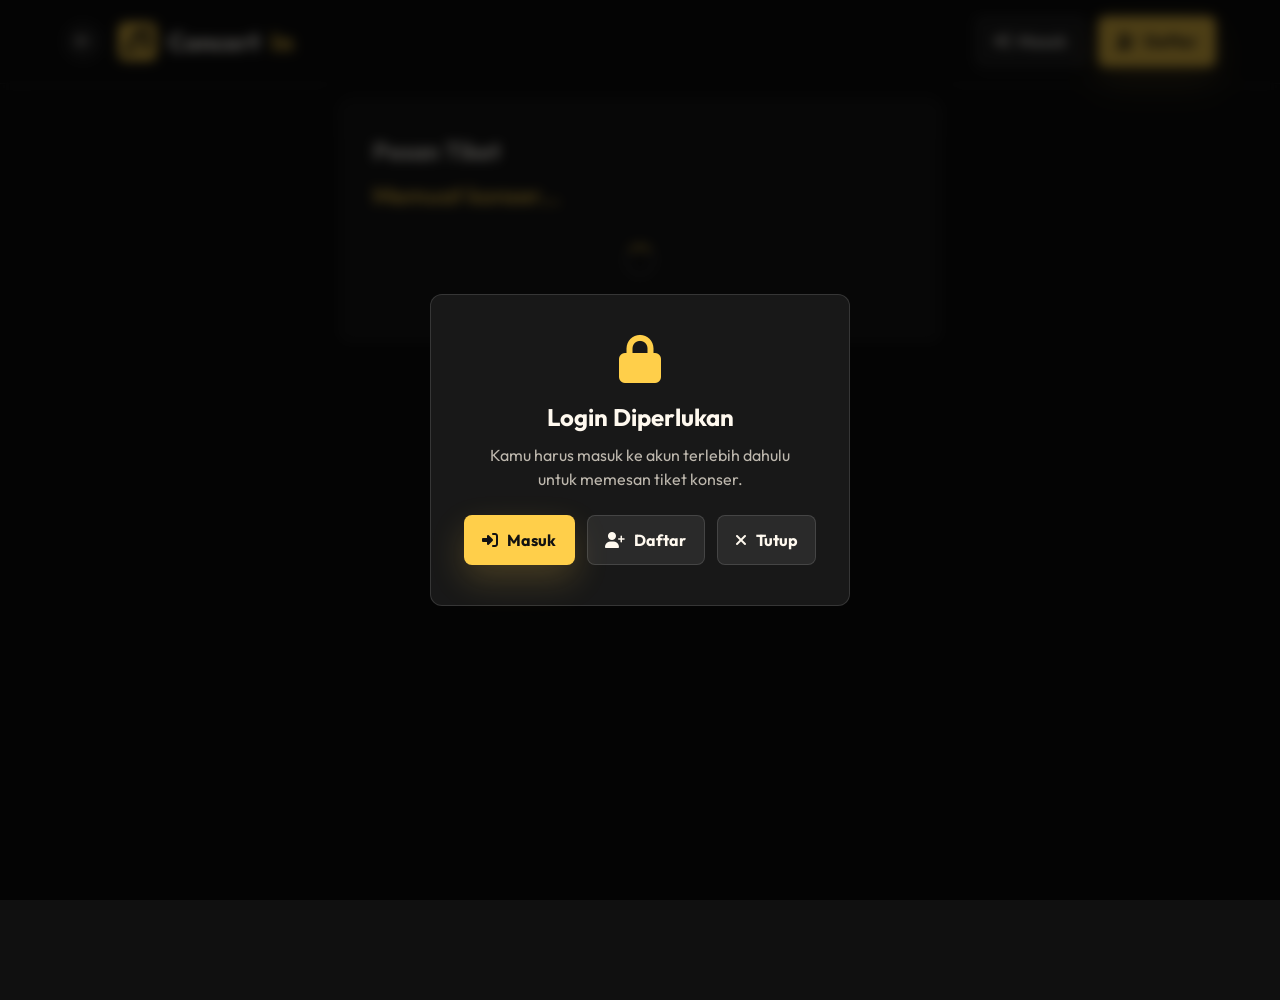
<file: frontend/booking.html>
<!DOCTYPE html>
<html lang="id">
<head>
    <meta charset="UTF-8">
    <meta name="viewport" content="width=device-width, initial-scale=1.0">
    <title>Pesan Tiket | ConcertIn</title>
    <link rel="stylesheet" href="styles.css">
    <link rel="stylesheet" href="https://cdnjs.cloudflare.com/ajax/libs/font-awesome/6.4.0/css/all.min.css">
</head>
<body data-page="booking">
    <nav class="site-nav">
        <div style="display:flex; align-items:center; gap:1rem;">
            <a href="javascript:history.back()" class="btn-back-nav" aria-label="Kembali"><i class="fas fa-arrow-left"></i></a>
            <a href="index.html" class="logo"><span class="logo-mark"><i class="fas fa-music"></i></span>Concert<span>In</span></a>
        </div>
        <div class="nav-actions"></div>
    </nav>
    <div class="booking-container">
        <h2>Pesan Tiket</h2>
        <div class="concert-name" id="concertName">Memuat konser...</div>
        
        <form id="bookingForm" style="display:none;">
            <div class="field-group">
                <label for="category">Pilih Kategori Tiket</label>
                <select id="category" required>
                    <option value="" disabled selected>Pilih Kategori</option>
                </select>
            </div>
            
            <div class="field-group">
                <label for="quantity">Jumlah Tiket</label>
                <input type="number" id="quantity" min="1" max="4" value="1" required>
            </div>
            
            <div class="summary">
                <p><span>Harga per tiket:</span> <span id="pricePerTicket">Rp0</span></p>
                <p class="total"><span>Total Bayar:</span> <span id="totalPrice">Rp0</span></p>
            </div>
            
            <button type="submit" class="btn btn-primary btn-block" id="payBtn">Pesan & Lanjut Bayar</button>
        </form>
        <div id="loadingState" class="spinner"></div>
        <div id="errorState" class="empty-state" style="display:none; text-align:center;">
            Gagal memuat detail konser. Pastikan kamu membuka halaman ini dari halaman Beranda.
        </div>
    </div>

    <script src="script.js"></script>
    <script>
        document.addEventListener('DOMContentLoaded', async () => {
            if (!AuthManager.requireAuth('index.html')) return;
            
            const urlParams = new URLSearchParams(window.location.search);
            const concertId = urlParams.get('concertId');
            const concertTitle = urlParams.get('concert');
            
            if (concertTitle) document.getElementById('concertName').textContent = concertTitle;
            
            if (!concertId) {
                document.getElementById('loadingState').style.display = 'none';
                document.getElementById('errorState').style.display = 'block';
                return;
            }

            let tickets = [];
            
            try {
                const data = await APIClient.get('/api/concerts/' + concertId);
                tickets = data.concert.tickets || [];
                
                const categorySelect = document.getElementById('category');
                tickets.forEach(t => {
                    const option = document.createElement('option');
                    option.value = t.ticketId;
                    option.dataset.price = t.price;
                    option.dataset.quota = t.remainingQuota;
                    option.textContent = `${t.category} - Rp${t.price.toLocaleString('id-ID')} (Sisa: ${t.remainingQuota})`;
                    if (t.remainingQuota <= 0) option.disabled = true;
                    categorySelect.appendChild(option);
                });
                
                document.getElementById('loadingState').style.display = 'none';
                document.getElementById('bookingForm').style.display = 'block';
            } catch (err) {
                Toast.error('Gagal memuat tiket. Pastikan server backend API berjalan.');
                document.getElementById('loadingState').style.display = 'none';
                document.getElementById('errorState').style.display = 'block';
            }
            
            function updateTotal() {
                const categorySelect = document.getElementById('category');
                const quantityInput = document.getElementById('quantity');
                
                if (categorySelect.selectedIndex === 0) return;
                
                const selectedOption = categorySelect.options[categorySelect.selectedIndex];
                const price = parseInt(selectedOption.dataset.price);
                const quantity = parseInt(quantityInput.value) || 1;
                const maxQuota = parseInt(selectedOption.dataset.quota);
                
                if (quantity > maxQuota) {
                    Toast.error(`Kuota tidak cukup! Sisa tiket: ${maxQuota}`);
                    quantityInput.value = maxQuota;
                    return updateTotal();
                }
                
                document.getElementById('pricePerTicket').textContent = 'Rp' + price.toLocaleString('id-ID');
                document.getElementById('totalPrice').textContent = 'Rp' + (price * quantity).toLocaleString('id-ID');
            }
            
            document.getElementById('category').addEventListener('change', updateTotal);
            document.getElementById('quantity').addEventListener('change', updateTotal);
            
            document.getElementById('bookingForm').addEventListener('submit', async (e) => {
                e.preventDefault();
                const categorySelect = document.getElementById('category');
                if (categorySelect.selectedIndex === 0) {
                    Toast.error('Pilih kategori tiket!');
                    return;
                }
                
                const ticketId = categorySelect.value;
                const quantity = document.getElementById('quantity').value;
                const user = AuthManager.getUser();
                const btn = document.getElementById('payBtn');
                
                btn.disabled = true;
                btn.innerHTML = '<i class="fas fa-circle-notch fa-spin"></i> Memproses...';
                
                try {
                    const data = await APIClient.post('/api/orders', {
                        userId: user.userId,
                        concertId: concertId,
                        ticketId: ticketId,
                        quantity: quantity
                    });
                    Toast.success('Pesanan berhasil dibuat!');
                    setTimeout(() => window.location.href = 'orders.html', 1500);
                } catch (err) {
                    Toast.error(err.message);
                    btn.disabled = false;
                    btn.textContent = 'Pesan & Lanjut Bayar';
                }
            });
        });
    </script>
</body>
</html>
</file>
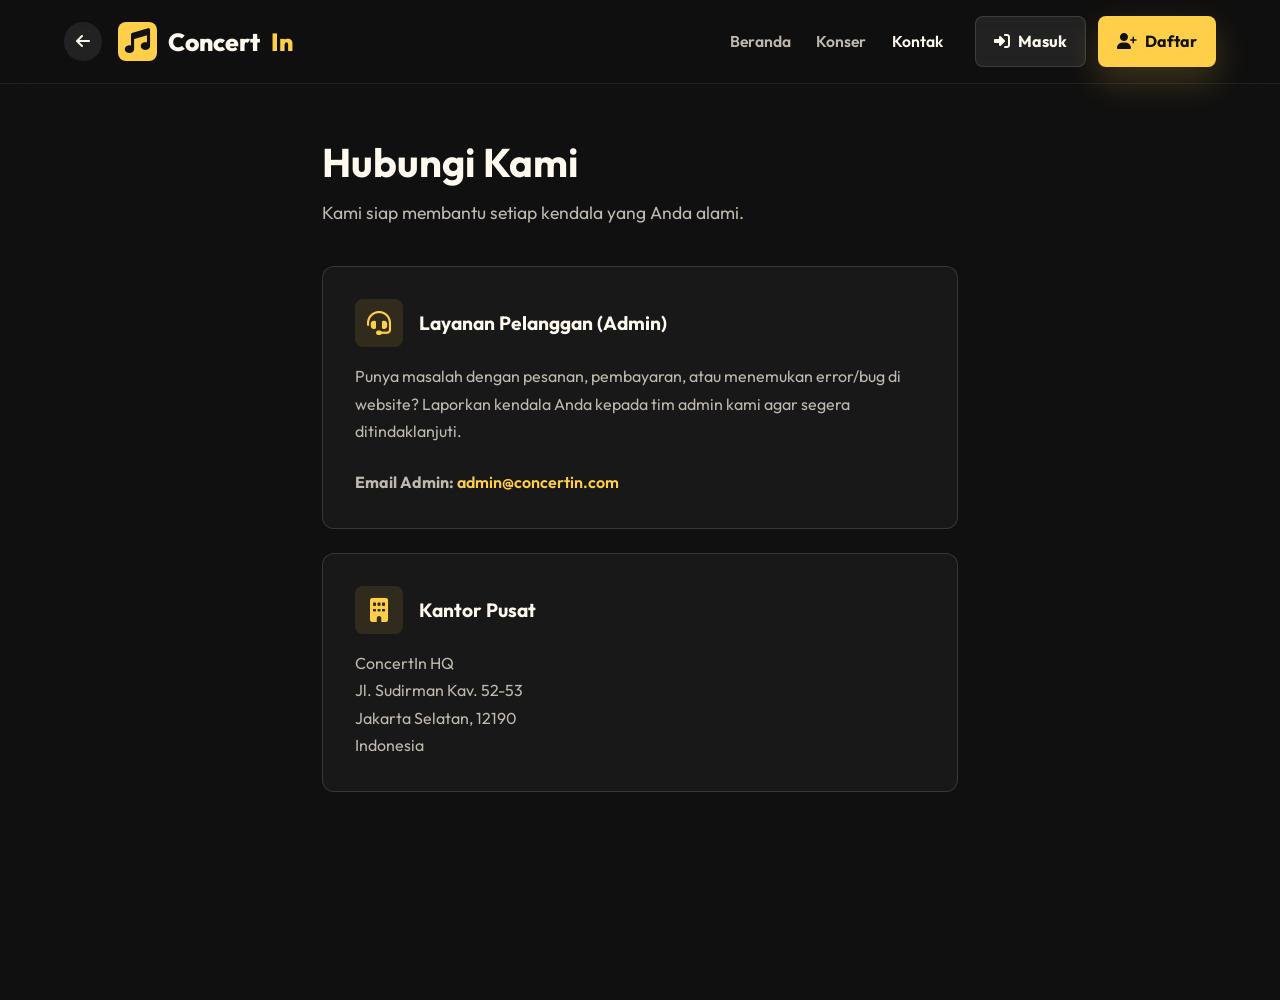
<file: frontend/contact.html>
<!DOCTYPE html>
<html lang="id">
<head>
    <meta charset="UTF-8">
    <meta name="viewport" content="width=device-width, initial-scale=1.0">
    <title>Kontak | ConcertIn</title>
    <link rel="stylesheet" href="styles.css">
    <link rel="stylesheet" href="https://cdnjs.cloudflare.com/ajax/libs/font-awesome/6.4.0/css/all.min.css">
</head>
<body data-page="contact">
    <nav class="site-nav" id="navbar">
        <div style="display:flex; align-items:center; gap:1rem;">
            <a href="javascript:history.back()" class="btn-back-nav" aria-label="Kembali"><i class="fas fa-arrow-left"></i></a>
            <a href="index.html" class="logo" aria-label="ConcertIn">
                <span class="logo-mark"><i class="fas fa-music"></i></span>
                Concert<span>In</span>
            </a>
        </div>
        <div class="nav-menu">
            <ul class="nav-links">
                <li><a href="index.html">Beranda</a></li>
                <li><a href="index.html#concerts">Konser</a></li>
                <li><a href="contact.html" class="active">Kontak</a></li>
            </ul>
            <div class="nav-actions"></div>
        </div>
    </nav>

    <main class="contact-page">
        <h1>Hubungi Kami</h1>
        <p class="subtitle">Kami siap membantu setiap kendala yang Anda alami.</p>
        
        <div class="contact-card">
            <div class="contact-card-header">
                <i class="fas fa-headset"></i>
                <div>
                    <h3>Layanan Pelanggan (Admin)</h3>
                </div>
            </div>
            <p>Punya masalah dengan pesanan, pembayaran, atau menemukan error/bug di website? Laporkan kendala Anda kepada tim admin kami agar segera ditindaklanjuti.</p>
            <br>
            <p><strong>Email Admin:</strong> <a href="mailto:admin@concertin.com">admin@concertin.com</a></p>
        </div>

        <div class="contact-card">
            <div class="contact-card-header">
                <i class="fas fa-building"></i>
                <div>
                    <h3>Kantor Pusat</h3>
                </div>
            </div>
            <p>ConcertIn HQ<br>Jl. Sudirman Kav. 52-53<br>Jakarta Selatan, 12190<br>Indonesia</p>
        </div>
    </main>

    <script src="script.js"></script>
</body>
</html>
</file>
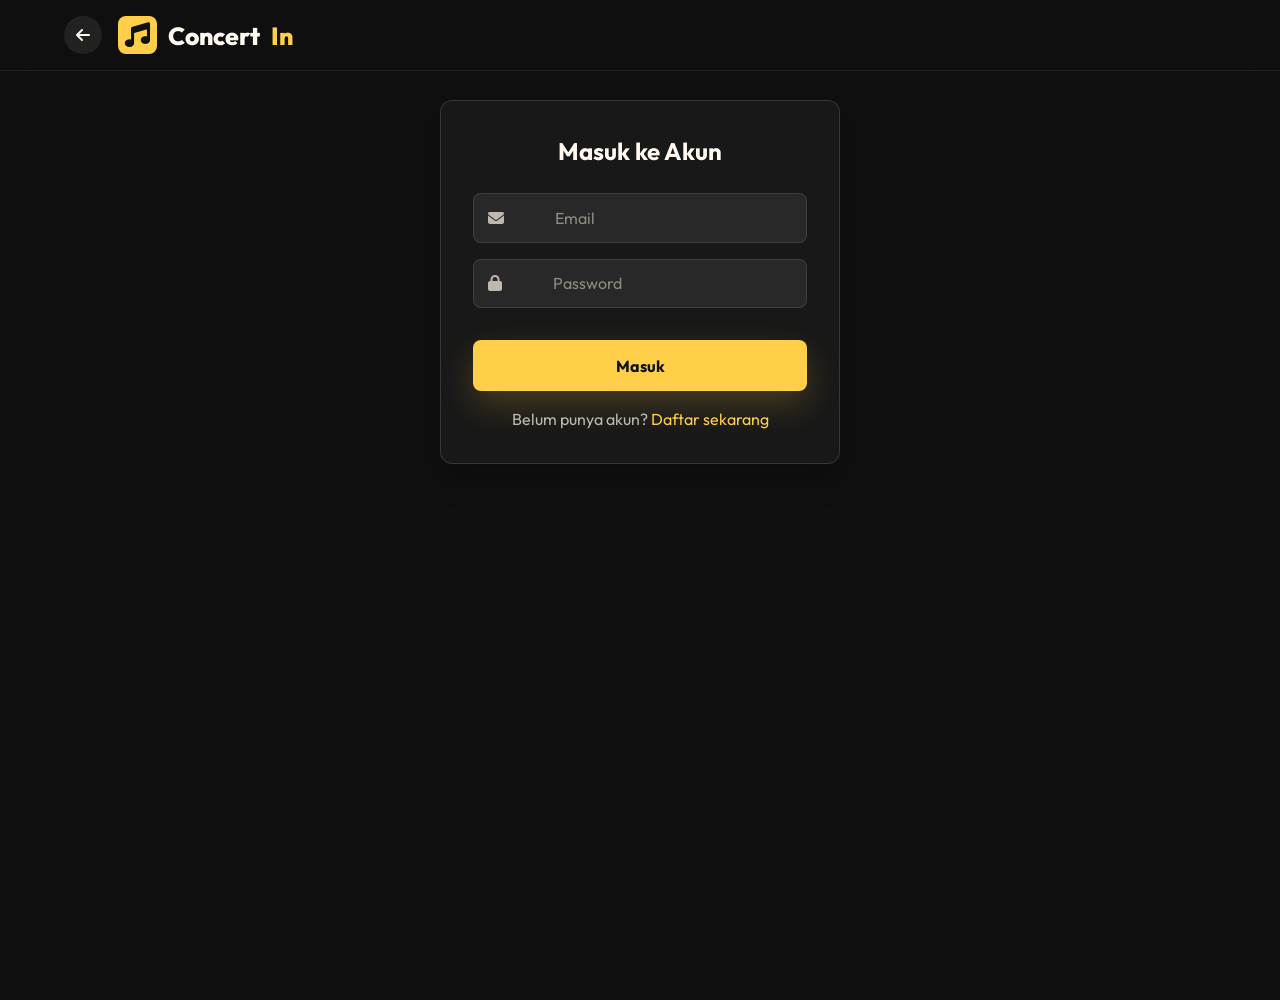
<file: frontend/login.html>
<!DOCTYPE html>
<html lang="id">
<head>
    <meta charset="UTF-8">
    <meta name="viewport" content="width=device-width, initial-scale=1.0">
    <title>Login | ConcertIn</title>
    <link rel="stylesheet" href="styles.css">
    <link rel="stylesheet" href="https://cdnjs.cloudflare.com/ajax/libs/font-awesome/6.4.0/css/all.min.css">
</head>
<body data-page="auth">
    <nav class="site-nav">
        <div style="display:flex; align-items:center; gap:1rem;">
            <a href="javascript:history.back()" class="btn-back-nav" aria-label="Kembali"><i class="fas fa-arrow-left"></i></a>
            <a href="index.html" class="logo"><span class="logo-mark"><i class="fas fa-music"></i></span>Concert<span>In</span></a>
        </div>
    </nav>
    <div class="auth-container">
        <h2>Masuk ke Akun</h2>
        <form id="loginForm">
            <div class="field field-wide">
                <i class="fas fa-envelope"></i>
                <input type="email" id="email" placeholder="Email" required>
            </div>
            <div class="field field-wide">
                <i class="fas fa-lock"></i>
                <input type="password" id="password" placeholder="Password" required>
            </div>
            <button type="submit" class="btn btn-primary" id="loginBtn">Masuk</button>
        </form>
        <p>Belum punya akun? <a href="register.html">Daftar sekarang</a></p>
    </div>

    <script src="script.js"></script>
    <script>
        document.getElementById('loginForm').addEventListener('submit', async (e) => {
            e.preventDefault();
            const email = document.getElementById('email').value;
            const password = document.getElementById('password').value;
            const btn = document.getElementById('loginBtn');
            
            btn.disabled = true;
            btn.innerHTML = '<i class="fas fa-circle-notch fa-spin"></i> Memproses...';
            
            try {
                const data = await APIClient.post('/api/auth/login', { email, password });
                AuthManager.setUser(data.user);
                Toast.success('Login berhasil!');
                setTimeout(() => {
                    if (data.user.role === 'admin') {
                        window.location.href = 'admin.html';
                    } else {
                        window.location.href = 'index.html';
                    }
                }, 1000);
            } catch (err) {
                Toast.error(err.message);
                btn.disabled = false;
                btn.textContent = 'Masuk';
            }
        });
    </script>
</body>
</html>
</file>
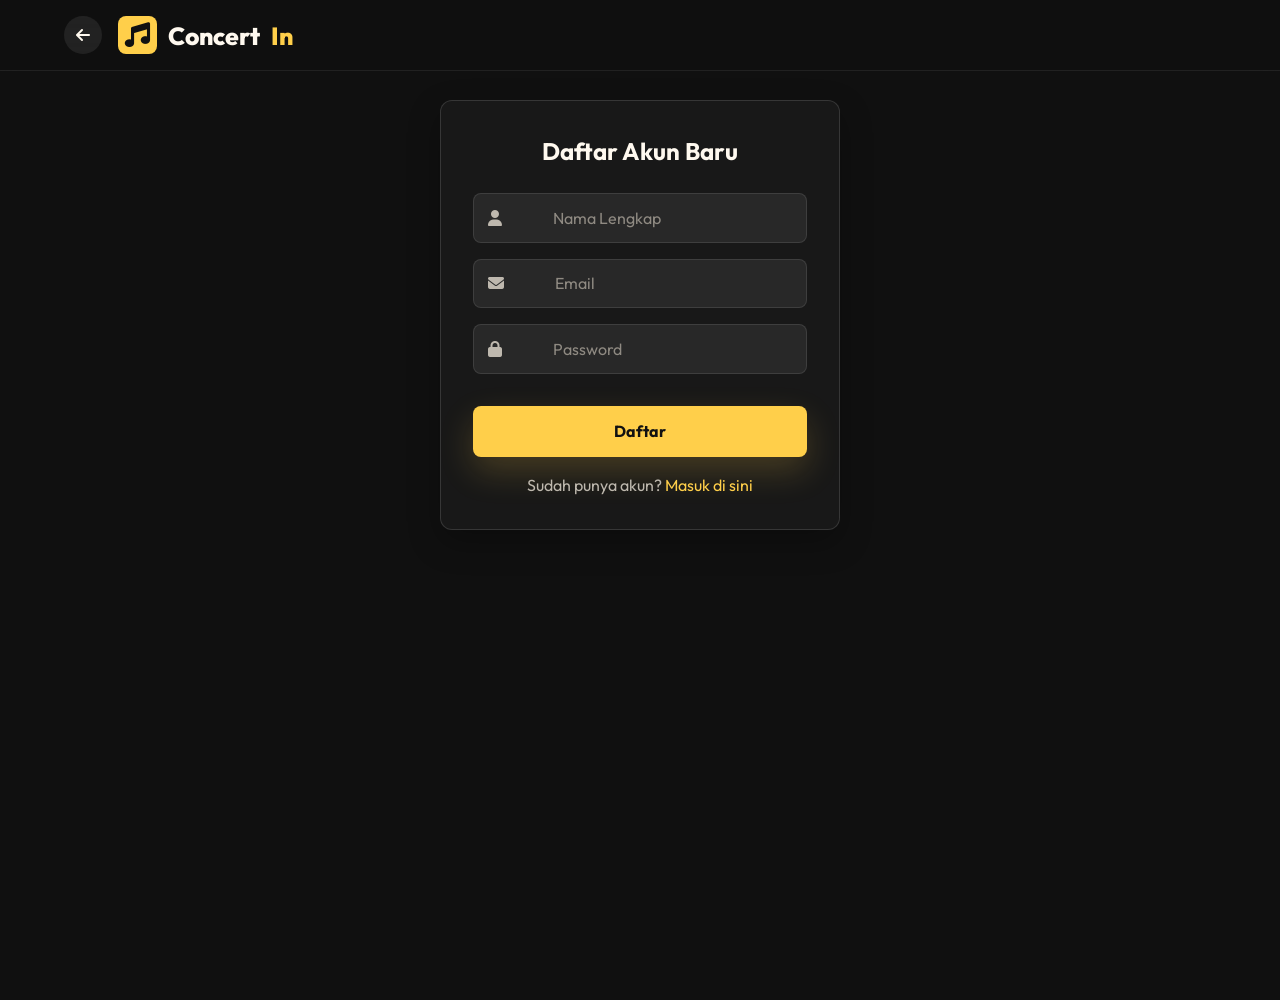
<file: frontend/register.html>
<!DOCTYPE html>
<html lang="id">
<head>
    <meta charset="UTF-8">
    <meta name="viewport" content="width=device-width, initial-scale=1.0">
    <title>Daftar | ConcertIn</title>
    <link rel="stylesheet" href="styles.css">
    <link rel="stylesheet" href="https://cdnjs.cloudflare.com/ajax/libs/font-awesome/6.4.0/css/all.min.css">
</head>
<body data-page="auth">
    <nav class="site-nav">
        <div style="display:flex; align-items:center; gap:1rem;">
            <a href="javascript:history.back()" class="btn-back-nav" aria-label="Kembali"><i class="fas fa-arrow-left"></i></a>
            <a href="index.html" class="logo"><span class="logo-mark"><i class="fas fa-music"></i></span>Concert<span>In</span></a>
        </div>
    </nav>
    <div class="auth-container">
        <h2>Daftar Akun Baru</h2>
        <form id="registerForm">
            <div class="field field-wide">
                <i class="fas fa-user"></i>
                <input type="text" id="name" placeholder="Nama Lengkap" required>
            </div>
            <div class="field field-wide">
                <i class="fas fa-envelope"></i>
                <input type="email" id="email" placeholder="Email" required>
            </div>
            <div class="field field-wide">
                <i class="fas fa-lock"></i>
                <input type="password" id="password" placeholder="Password" required>
            </div>
            <button type="submit" class="btn btn-primary" id="registerBtn">Daftar</button>
        </form>
        <p>Sudah punya akun? <a href="login.html">Masuk di sini</a></p>
    </div>

    <script src="script.js"></script>
    <script>
        document.getElementById('registerForm').addEventListener('submit', async (e) => {
            e.preventDefault();
            const name = document.getElementById('name').value;
            const email = document.getElementById('email').value;
            const password = document.getElementById('password').value;
            const btn = document.getElementById('registerBtn');
            
            btn.disabled = true;
            btn.innerHTML = '<i class="fas fa-circle-notch fa-spin"></i> Memproses...';
            
            try {
                const data = await APIClient.post('/api/auth/register', { name, email, password });
                Toast.success(data.message || 'Registrasi berhasil!');
                setTimeout(() => window.location.href = 'login.html', 1500);
            } catch (err) {
                Toast.error(err.message);
                btn.disabled = false;
                btn.textContent = 'Daftar';
            }
        });
    </script>
</body>
</html>
</file>
<file: frontend/styles.css>
@import url('https://fonts.googleapis.com/css2?family=Outfit:wght@300;400;500;600;700;800&display=swap');

:root {
    --bg: #101010;
    --surface: #181818;
    --surface-soft: rgba(24, 24, 24, 0.76);
    --surface-strong: #22201d;
    --line: rgba(255, 255, 255, 0.13);
    --border: rgba(255, 255, 255, 0.13);
    --text: #fff9ef;
    --text-secondary: #beb8ae;
    --muted: #beb8ae;
    --primary: #ffcf4a;
    --accent: #ffcf4a;
    --accent-2: #38d5ff;
    --accent-3: #ff6f84;
    --success: #6ee7b7;
    --danger: #ff6f84;
    --shadow: 0 24px 60px rgba(0, 0, 0, 0.36);
    --shadow-md: 0 12px 32px rgba(0,0,0,0.28);
    --radius-md: 8px;
    --radius-lg: 12px;
}

*{box-sizing:border-box;margin:0;padding:0}
html{scroll-behavior:smooth}
body{min-height:100vh;background:var(--bg);color:var(--text);font-family:'Outfit',sans-serif;line-height:1.5;overflow-x:hidden}
button,input,select,textarea{font:inherit}
button,a{-webkit-tap-highlight-color:transparent}
a{color:var(--accent);text-decoration:none}
a:hover{text-decoration:underline}

.sr-only{position:absolute;width:1px;height:1px;padding:0;margin:-1px;overflow:hidden;clip:rect(0,0,0,0);white-space:nowrap;border:0}

/* ── NAV ─────────────────────────────── */
.site-nav{position:fixed;inset:0 0 auto;z-index:20;display:flex;align-items:center;justify-content:space-between;gap:1.25rem;padding:1rem 5%;background:rgba(16,16,16,0.58);border-bottom:1px solid rgba(255,255,255,0.08);backdrop-filter:blur(16px);transition:background .24s,box-shadow .24s}
.site-nav.scrolled{background:rgba(16,16,16,0.92);box-shadow:0 12px 32px rgba(0,0,0,0.28)}
.logo,.nav-links a,.btn{color:inherit;text-decoration:none}
.logo{display:inline-flex;align-items:center;gap:.7rem;font-size:1.55rem;font-weight:800}
.logo>span:not(.logo-mark){color:var(--accent)}
.logo .logo-mark{display:grid;place-items:center;width:2.4rem;height:2.4rem;color:#111;background:var(--accent);border-radius:8px}
.btn-back-nav{display:grid;place-items:center;width:2.4rem;height:2.4rem;border-radius:50%;background:rgba(255,255,255,0.08);color:var(--text);text-decoration:none;transition:background .2s,color .2s;flex-shrink:0}
.btn-back-nav:hover{background:var(--accent);color:#111}
.nav-menu{display:flex;align-items:center;gap:2rem}
.nav-links,.nav-actions,.hero-stats,.filter-tabs,.card-meta,.ticket-row{display:flex;align-items:center}
.nav-links{gap:1.6rem;list-style:none}
.nav-links a{color:var(--muted);font-size:.98rem;font-weight:600;transition:color .2s}
.nav-links a:hover,.nav-links a.active{color:var(--text)}
.nav-actions{gap:.75rem}
.nav-toggle{display:none;width:2.7rem;height:2.7rem;color:var(--text);background:rgba(255,255,255,0.08);border:1px solid var(--line);border-radius:8px;cursor:pointer}

/* User greeting in nav */
.nav-user{display:flex;align-items:center;gap:.75rem}
.nav-user-name{color:var(--accent);font-weight:600;font-size:.95rem}

/* ── BUTTONS ─────────────────────────── */
.btn{display:inline-flex;align-items:center;justify-content:center;gap:.55rem;min-height:2.8rem;padding:.78rem 1.1rem;border:1px solid transparent;border-radius:8px;font-weight:700;cursor:pointer;transition:transform .2s,border-color .2s,background .2s}
.btn:hover{transform:translateY(-2px)}
.btn-primary{color:#111;background:var(--accent);box-shadow:0 14px 34px rgba(255,207,74,0.2)}
.btn-ghost{color:var(--text);background:rgba(255,255,255,0.08);border-color:var(--line)}
.btn-soft{color:var(--accent);background:rgba(255,207,74,0.11);border-color:rgba(255,207,74,0.38)}
.btn-danger{color:#fff;background:var(--danger);border-color:var(--danger)}
.btn-success{color:#111;background:var(--success);border-color:var(--success)}
.btn-sm{min-height:2.4rem;padding:.56rem .82rem;font-size:.92rem}
.btn-block{width:100%;justify-content:center;padding:1rem;font-size:1.1rem}
.btn:disabled{opacity:.5;cursor:not-allowed;transform:none}

/* ── HERO ────────────────────────────── */
.hero{position:relative;display:flex;align-items:center;min-height:88svh;padding:7rem 5% 4rem;overflow:hidden;isolation:isolate}
.hero-bg{position:absolute;inset:0;z-index:-2;width:100%;height:100%;object-fit:cover}
.hero::after{content:'';position:absolute;inset:0;z-index:-1;background:linear-gradient(90deg,rgba(16,16,16,0.94) 0%,rgba(16,16,16,0.75) 48%,rgba(16,16,16,0.3) 100%),linear-gradient(0deg,var(--bg) 0%,rgba(16,16,16,0.08) 40%)}
.hero-content{width:min(100%,780px);animation:fadeInUp .72s ease both}
.eyebrow,.section-kicker,.genre-pill{color:var(--accent);font-size:.82rem;font-weight:800;letter-spacing:.08em;text-transform:uppercase}
.eyebrow{display:inline-flex;align-items:center;gap:.5rem;margin-bottom:1rem;padding:.52rem .75rem;background:rgba(255,207,74,0.11);border:1px solid rgba(255,207,74,0.28);border-radius:8px}
.hero h1{margin-bottom:1rem;font-size:5rem;line-height:1;font-weight:800}
.hero-copy{width:min(100%,640px);color:var(--muted);font-size:1.18rem;margin-bottom:1.65rem}

/* ── SEARCH ──────────────────────────── */
.search-panel{display:grid;grid-template-columns:minmax(240px,1fr) minmax(170px,.55fr) auto;gap:.75rem;width:min(100%,900px);padding:.75rem;background:var(--surface-soft);border:1px solid var(--line);border-radius:8px;box-shadow:var(--shadow);backdrop-filter:blur(16px)}
.field{display:flex;align-items:center;gap:.65rem;min-height:3.1rem;padding:0 .9rem;color:var(--muted);background:rgba(255,255,255,0.07);border:1px solid rgba(255,255,255,0.1);border-radius:8px}
.field input,.field select{width:100%;color:var(--text);background:transparent;border:0;outline:0}
.field select option{color:#111}
.field input::placeholder{color:#8f8a82}
.hero-stats{flex-wrap:wrap;gap:.8rem;margin-top:1.4rem;color:var(--muted)}
.hero-stats span{padding:.62rem .85rem;background:rgba(255,255,255,0.07);border:1px solid rgba(255,255,255,0.09);border-radius:8px}
.hero-stats strong{color:var(--text)}

/* ── SECTIONS ────────────────────────── */
.section{width:min(1180px,90%);margin:0 auto;padding:4.8rem 0}
.section-header{display:flex;align-items:end;justify-content:space-between;gap:1.5rem;margin-bottom:1.7rem}
.section h2{margin-top:.35rem;font-size:2.35rem;line-height:1.1}
.filter-tabs{flex-wrap:wrap;justify-content:flex-end;gap:.55rem}
.filter-tab{min-height:2.4rem;padding:.5rem .85rem;color:var(--muted);background:var(--surface);border:1px solid var(--line);border-radius:8px;cursor:pointer}
.filter-tab.active{color:#111;background:var(--accent);border-color:var(--accent)}

/* ── CONCERT GRID ────────────────────── */
.concert-grid{display:grid;grid-template-columns:repeat(3,minmax(0,1fr));gap:1rem}
.concert-card,.benefit-grid article{background:var(--surface);border:1px solid var(--line);border-radius:8px;box-shadow:0 18px 44px rgba(0,0,0,0.2)}
.concert-card{display:grid;min-height:100%;overflow:hidden;transition:transform .2s,border-color .2s}
.concert-card:hover{transform:translateY(-5px);border-color:rgba(255,207,74,0.55)}
.card-top{position:relative;min-height:150px;padding:1rem;background:linear-gradient(135deg,rgba(255,207,74,0.95),rgba(255,111,132,0.86)),var(--surface-strong)}
.card-top.alt-1{background:linear-gradient(135deg,rgba(56,213,255,0.92),rgba(255,207,74,0.84)),var(--surface-strong)}
.card-top.alt-2{background:linear-gradient(135deg,rgba(255,111,132,0.9),rgba(110,231,183,0.82)),var(--surface-strong)}
.card-top i{position:absolute;right:1.1rem;bottom:.75rem;color:rgba(17,17,17,0.22);font-size:5.4rem}
.concert-date{display:inline-grid;place-items:center;width:4.2rem;min-height:4.2rem;color:#111;background:rgba(255,255,255,0.8);border-radius:8px;font-weight:800;text-align:center;line-height:1.05}
.concert-date small{font-size:.72rem;letter-spacing:.05em;text-transform:uppercase}
.card-body{display:grid;gap:1rem;padding:1.1rem}
.genre-pill{color:var(--accent-2)}
.concert-title{margin-top:.25rem;font-size:1.35rem;line-height:1.2}
.card-meta{align-items:flex-start;gap:.55rem;color:var(--muted);font-size:.95rem}
.card-meta i{width:1rem;margin-top:.18rem;color:var(--accent)}
.ticket-row{justify-content:space-between;gap:.75rem;padding-top:1rem;border-top:1px solid var(--line)}
.price{display:grid;color:var(--muted);font-size:.84rem}
.price strong{color:var(--text);font-size:1.18rem}
.availability{color:var(--success);font-size:.86rem;font-weight:700}
.empty-state{display:none;margin-top:1rem;padding:1rem;color:var(--muted);background:var(--surface);border:1px solid var(--line);border-radius:8px}
.empty-state.show{display:block}

/* ── BENEFITS ────────────────────────── */
.benefits{padding-top:2rem}
.benefit-grid{display:grid;grid-template-columns:repeat(3,minmax(0,1fr));gap:1rem}
.benefit-grid article{padding:1.25rem}
.benefit-grid i{display:grid;place-items:center;width:2.7rem;height:2.7rem;margin-bottom:1rem;color:#111;background:var(--accent-2);border-radius:8px}
.benefit-grid article:nth-child(2) i{background:var(--accent)}
.benefit-grid article:nth-child(3) i{background:var(--accent-3)}
.benefit-grid h3{margin-bottom:.45rem;font-size:1.2rem}
.benefit-grid p,footer p{color:var(--muted)}

/* ── FOOTER ──────────────────────────── */
footer{width:min(1180px,90%);margin:0 auto;padding:2rem 0 2.5rem;color:var(--muted);border-top:1px solid var(--line)}
footer span{color:var(--text);font-weight:800}

/* ── AUTH PAGES ───────────────────────── */
.auth-container{max-width:400px;margin:100px auto;padding:2rem;background:var(--surface);border-radius:var(--radius-lg);box-shadow:var(--shadow-md);border:1px solid var(--border);animation:fadeInUp .5s ease both}
.auth-container h2{text-align:center;margin-bottom:1.5rem}
.auth-container .field{margin-bottom:1rem;width:100%}
.auth-container input{width:100%;padding-left:2.5rem}
.auth-container .btn{width:100%;justify-content:center;margin-top:1rem}
.auth-container p{text-align:center;margin-top:1rem;color:var(--text-secondary)}

/* ── BOOKING PAGE ────────────────────── */
.booking-container{max-width:600px;margin:100px auto;padding:2rem;background:var(--surface);border-radius:var(--radius-lg);box-shadow:var(--shadow-md);border:1px solid var(--border);animation:fadeInUp .5s ease both}
.booking-container h2{margin-bottom:.5rem}
.booking-container .concert-name{color:var(--primary);font-size:1.5rem;margin-bottom:2rem;font-weight:600}
.field-group{margin-bottom:1.5rem}
.field-group label{display:block;margin-bottom:.5rem;font-weight:500}
.field-group select,.field-group input{width:100%;padding:.8rem;border-radius:var(--radius-md);border:1px solid var(--border);background:var(--bg);color:var(--text)}
.summary{background:var(--bg);padding:1.5rem;border-radius:var(--radius-md);margin-bottom:1.5rem}
.summary p{display:flex;justify-content:space-between;margin-bottom:.5rem}
.summary .total{font-weight:700;font-size:1.2rem;color:var(--primary);border-top:1px solid var(--border);padding-top:.5rem;margin-top:.5rem}

/* ── CONTACT PAGE ────────────────────── */
.contact-page{max-width:700px;margin:100px auto;padding:2rem;animation:fadeInUp .5s ease both}
.contact-page h1{font-size:2.5rem;margin-bottom:.5rem}
.contact-page .subtitle{color:var(--muted);font-size:1.1rem;margin-bottom:2.5rem}
.contact-card{background:var(--surface);border:1px solid var(--border);border-radius:var(--radius-lg);padding:2rem;margin-bottom:1.5rem;transition:border-color .2s}
.contact-card:hover{border-color:rgba(255,207,74,0.4)}
.contact-card-header{display:flex;align-items:center;gap:1rem;margin-bottom:1rem}
.contact-card-header i{font-size:1.5rem;color:var(--accent);width:3rem;height:3rem;display:grid;place-items:center;background:rgba(255,207,74,0.1);border-radius:var(--radius-md)}
.contact-card h3{font-size:1.2rem}
.contact-card p{color:var(--muted);line-height:1.7}
.contact-card a{color:var(--accent);font-weight:600}

/* ── MY ORDERS PAGE ──────────────────── */
.orders-page{max-width:800px;margin:100px auto;padding:2rem;animation:fadeInUp .5s ease both}
.orders-page h1{font-size:2.2rem;margin-bottom:1.5rem}
.order-card{background:var(--surface);border:1px solid var(--border);border-radius:var(--radius-lg);padding:1.5rem;margin-bottom:1rem;transition:border-color .2s}
.order-card:hover{border-color:rgba(255,207,74,0.3)}
.order-header{display:flex;justify-content:space-between;align-items:center;margin-bottom:1rem}
.order-header h3{font-size:1.15rem}
.order-status{padding:.3rem .8rem;border-radius:20px;font-size:.8rem;font-weight:700;text-transform:uppercase}
.order-status.pending{background:rgba(255,207,74,0.15);color:var(--accent)}
.order-status.paid{background:rgba(110,231,183,0.15);color:var(--success)}
.order-status.cancelled{background:rgba(255,111,132,0.15);color:var(--danger)}
.order-details{display:grid;grid-template-columns:1fr 1fr;gap:.5rem;color:var(--muted);font-size:.95rem;margin-bottom:1rem}
.order-details span:nth-child(even){text-align:right;color:var(--text)}
.order-actions{display:flex;gap:.75rem;padding-top:1rem;border-top:1px solid var(--border)}

/* ── TOAST ────────────────────────────── */
.toast-container{position:fixed;top:5rem;right:1.5rem;z-index:100;display:flex;flex-direction:column;gap:.5rem}
.toast{padding:1rem 1.5rem;border-radius:var(--radius-md);font-weight:600;font-size:.95rem;animation:slideIn .3s ease;box-shadow:var(--shadow-md);max-width:380px}
.toast.success{background:rgba(110,231,183,0.15);border:1px solid var(--success);color:var(--success)}
.toast.error{background:rgba(255,111,132,0.15);border:1px solid var(--danger);color:var(--danger)}
.toast.info{background:rgba(56,213,255,0.15);border:1px solid var(--accent-2);color:var(--accent-2)}

/* ── LOGIN GUARD MODAL ───────────────── */
.modal-overlay{position:fixed;inset:0;z-index:50;display:none;place-items:center;background:rgba(0,0,0,0.7);backdrop-filter:blur(6px)}
.modal-overlay.active{display:grid}
.modal{background:var(--surface);border:1px solid var(--border);border-radius:var(--radius-lg);padding:2.5rem;max-width:420px;width:90%;text-align:center;animation:fadeInUp .4s ease both}
.modal i.modal-icon{font-size:3rem;color:var(--accent);margin-bottom:1rem}
.modal h2{margin-bottom:.5rem;font-size:1.5rem}
.modal p{color:var(--muted);margin-bottom:1.5rem}
.modal-actions{display:flex;gap:.75rem;justify-content:center}

/* ── LOADING SPINNER ─────────────────── */
.spinner{width:2rem;height:2rem;border:3px solid var(--line);border-top-color:var(--accent);border-radius:50%;animation:spin .6s linear infinite;margin:2rem auto}

/* ── ANIMATIONS ──────────────────────── */
@keyframes fadeInUp{from{opacity:0;transform:translateY(18px)}to{opacity:1;transform:translateY(0)}}
@keyframes slideIn{from{opacity:0;transform:translateX(30px)}to{opacity:1;transform:translateX(0)}}
@keyframes spin{to{transform:rotate(360deg)}}

/* ── RESPONSIVE ──────────────────────── */
@media(max-width:960px){
    .nav-toggle{display:grid;place-items:center}
    .nav-menu{position:absolute;top:calc(100% + .7rem);right:5%;display:none;width:min(22rem,90vw);padding:1rem;background:rgba(24,24,24,0.96);border:1px solid var(--line);border-radius:8px;box-shadow:var(--shadow)}
    .nav-menu.open,.nav-links,.nav-actions{display:grid}
    .nav-menu.open{gap:1rem}
    .nav-links,.nav-actions{width:100%}
    .nav-actions .btn{width:100%}
    .hero h1{font-size:4rem}
    .search-panel,.concert-grid,.benefit-grid{grid-template-columns:1fr}
    .section-header{align-items:flex-start;flex-direction:column}
    .filter-tabs{justify-content:flex-start}
    .order-details{grid-template-columns:1fr}
    .order-details span:nth-child(even){text-align:left}
}
@media(max-width:640px){
    .site-nav{padding:.8rem 1rem}
    .logo{font-size:1.28rem}
    .logo-mark{width:2.1rem;height:2.1rem}
    .hero{min-height:auto;padding:6rem 1rem 3rem}
    .hero h1{font-size:3.15rem}
    .hero-copy{font-size:1rem}
    .search-panel{padding:.65rem}
    .section{width:calc(100% - 2rem);padding:3.25rem 0}
    .section h2{font-size:1.9rem}
    .ticket-row,footer{align-items:flex-start;flex-direction:column}
    .ticket-row .btn{width:100%}
    .contact-page,.orders-page,.auth-container,.booking-container{margin-top:80px;margin-left:1rem;margin-right:1rem}
    .modal-actions{flex-direction:column}
}
</file>
